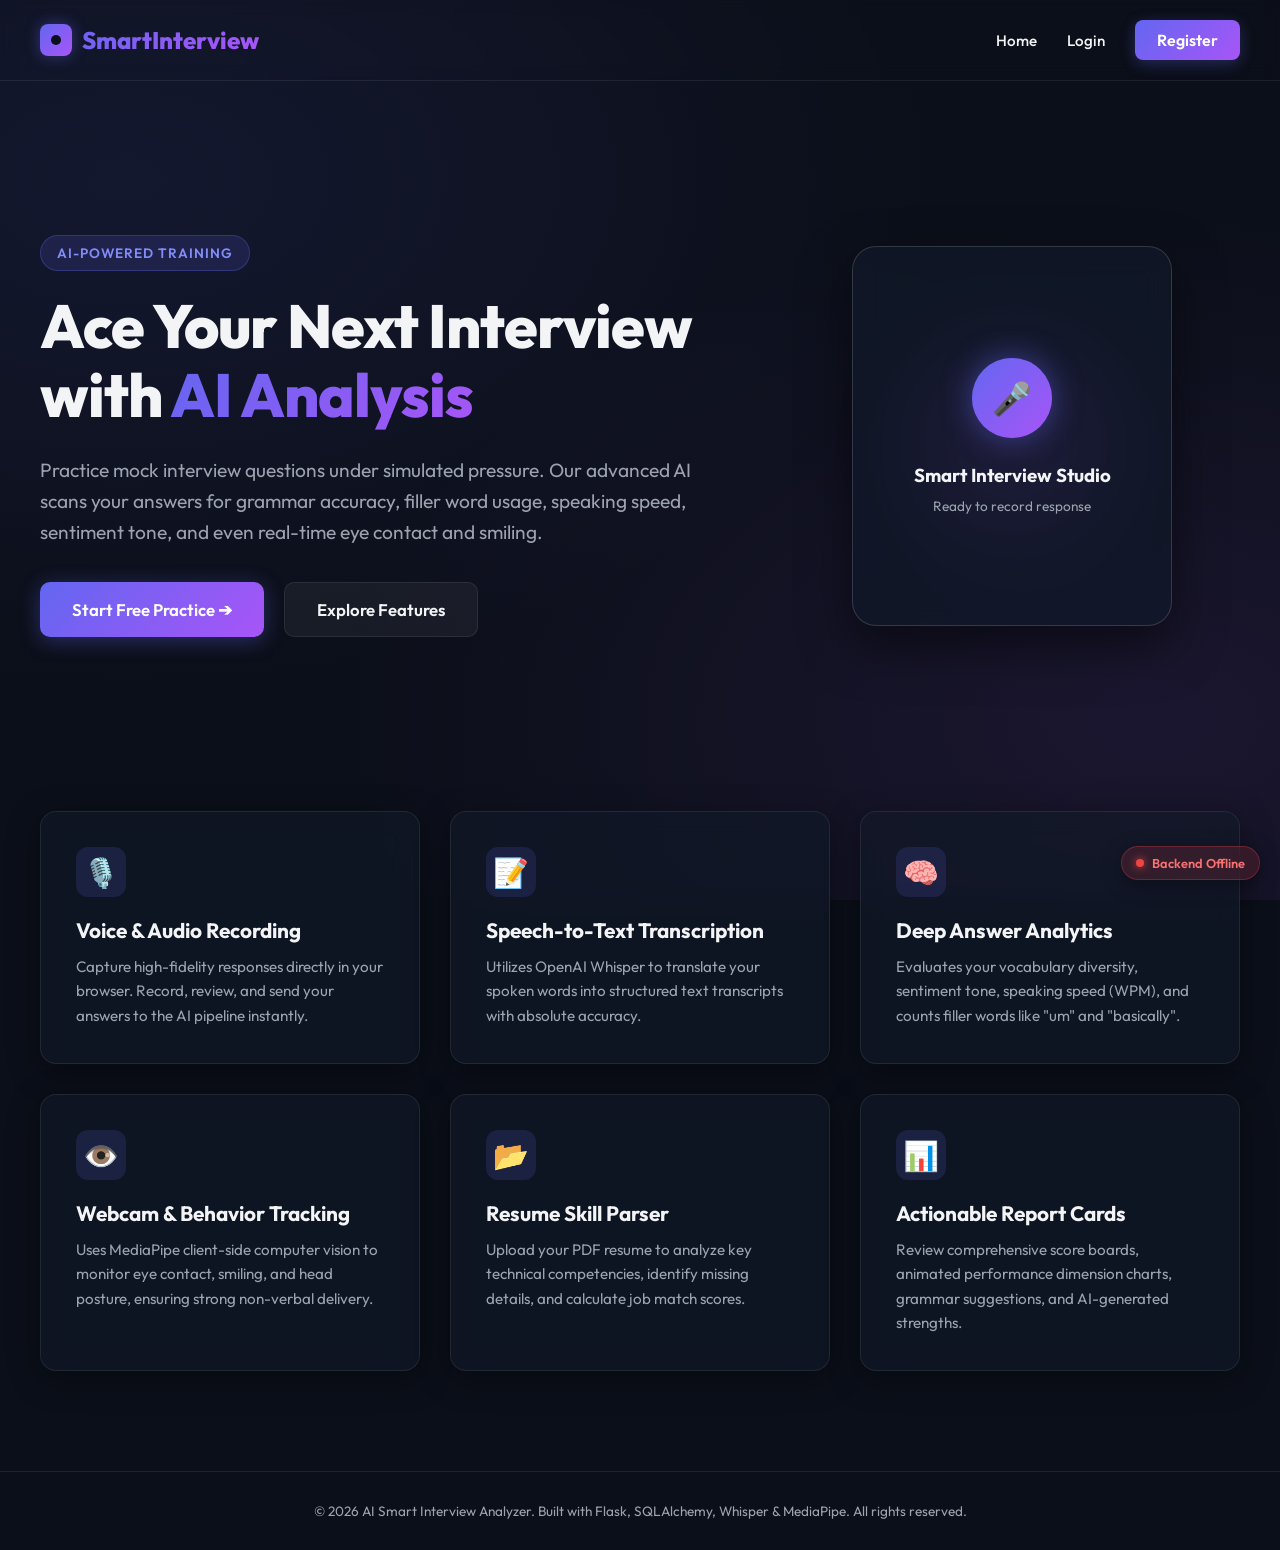
<file: frontend/index.html>
<!DOCTYPE html>
<html lang="en">

<head>
    <meta charset="UTF-8">
    <meta name="viewport" content="width=device-width, initial-scale=1.0">
    <title>AI Smart Interview Analyzer</title>
    <meta name="description"
        content="Evaluate your mock interviews using cutting-edge AI. Get metrics on grammar, sentiment, speaking speed, filler words, and eye contact.">
    <link rel="stylesheet" href="css/style.css">
</head>

<body>

    <!-- Transparent Glass Header -->
    <header>
        <div class="logo">
            <div class="logo-icon"></div>
            <span>SmartInterview</span>
        </div>
        <nav id="main-nav">
            <!-- Nav buttons dynamically injected by auth.js -->
        </nav>
    </header>

    <!-- Main Container -->
    <main>
        <!-- Hero Section -->
        <section class="hero-section">
            <div class="hero-text">
                <div class="hero-badge">AI-Powered Training</div>
                <h1>Ace Your Next Interview with <span>AI Analysis</span></h1>
                <p>Practice mock interview questions under simulated pressure. Our advanced AI scans your answers for
                    grammar accuracy, filler word usage, speaking speed, sentiment tone, and even real-time eye contact
                    and smiling.</p>
                <div class="hero-actions">
                    <a href="register.html" class="btn-primary">Start Free Practice ➔</a>
                    <a href="#features" class="btn-secondary">Explore Features</a>
                </div>
            </div>
            <div class="hero-visual">
                <div class="hero-visual-glow"></div>
                <div class="hero-visual-card">
                    <div class="visual-pulse-button">🎤</div>
                    <h3>Smart Interview Studio</h3>
                    <p style="color: var(--text-secondary); margin-top: 10px; font-size: 0.85rem;">Ready to record
                        response</p>
                </div>
            </div>
        </section>

        <!-- Features Grid -->
        <section id="features" class="features-grid">
            <div class="glass-container feature-card">
                <div class="feature-icon">🎙️</div>
                <h3>Voice & Audio Recording</h3>
                <p>Capture high-fidelity responses directly in your browser. Record, review, and send your answers to
                    the AI pipeline instantly.</p>
            </div>
            <div class="glass-container feature-card">
                <div class="feature-icon">📝</div>
                <h3>Speech-to-Text Transcription</h3>
                <p>Utilizes OpenAI Whisper to translate your spoken words into structured text transcripts with absolute
                    accuracy.</p>
            </div>
            <div class="glass-container feature-card">
                <div class="feature-icon">🧠</div>
                <h3>Deep Answer Analytics</h3>
                <p>Evaluates your vocabulary diversity, sentiment tone, speaking speed (WPM), and counts filler words
                    like "um" and "basically".</p>
            </div>
            <div class="glass-container feature-card">
                <div class="feature-icon">👁️</div>
                <h3>Webcam & Behavior Tracking</h3>
                <p>Uses MediaPipe client-side computer vision to monitor eye contact, smiling, and head posture,
                    ensuring strong non-verbal delivery.</p>
            </div>
            <div class="glass-container feature-card">
                <div class="feature-icon">📂</div>
                <h3>Resume Skill Parser</h3>
                <p>Upload your PDF resume to analyze key technical competencies, identify missing details, and calculate
                    job match scores.</p>
            </div>
            <div class="glass-container feature-card">
                <div class="feature-icon">📊</div>
                <h3>Actionable Report Cards</h3>
                <p>Review comprehensive score boards, animated performance dimension charts, grammar suggestions, and
                    AI-generated strengths.</p>
            </div>
        </section>
    </main>

    <!-- Footer -->
    <footer>
        <p>&copy; 2026 AI Smart Interview Analyzer. Built with Flask, SQLAlchemy, Whisper & MediaPipe. All rights
            reserved.</p>
    </footer>

    <!-- Scripts -->
    <script src="js/auth.js"></script>
</body>

</html>
</file>
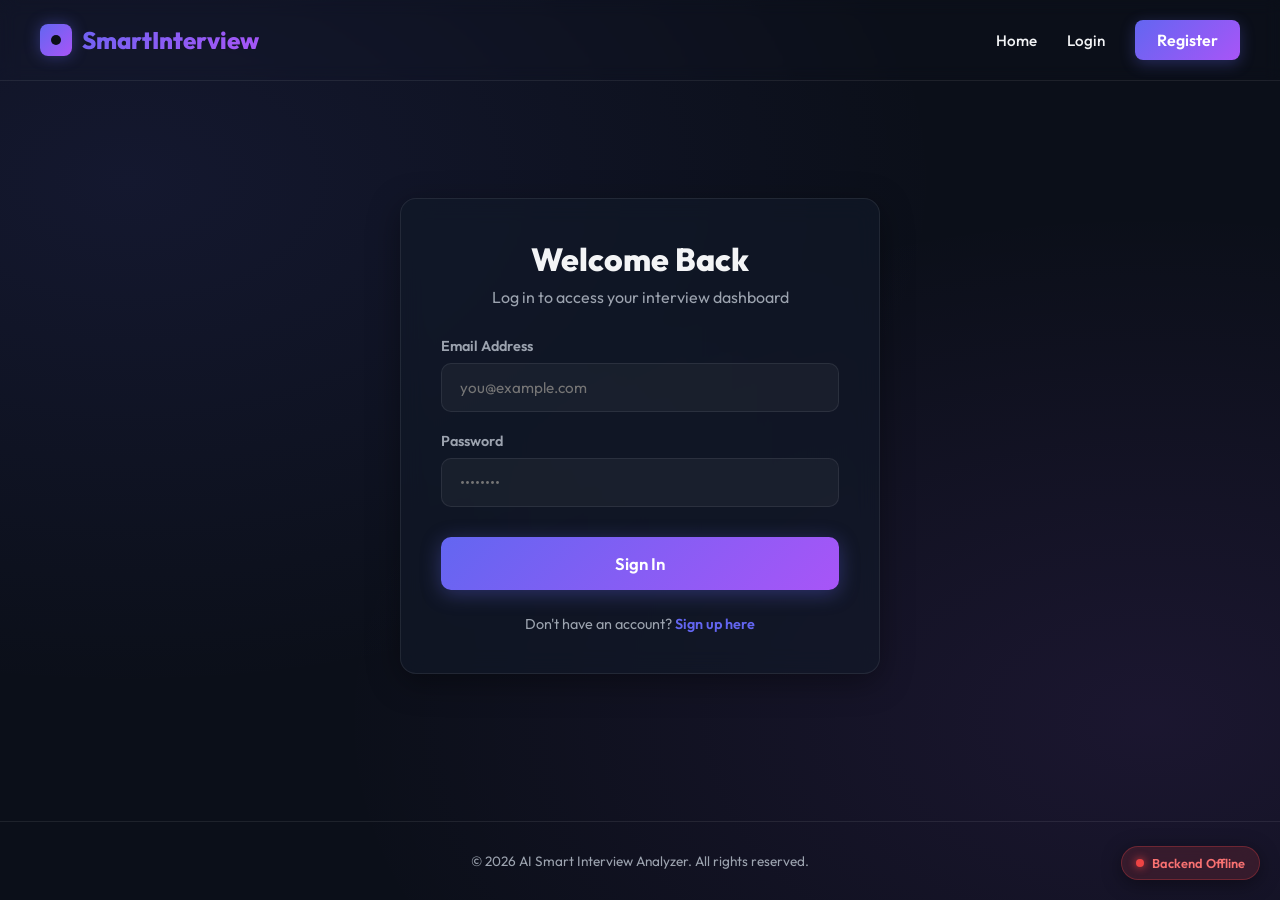
<file: frontend/dashboard.html>
<!DOCTYPE html>
<html lang="en">
<head>
    <meta charset="UTF-8">
    <meta name="viewport" content="width=device-width, initial-scale=1.0">
    <title>Dashboard - Smart Interview Analyzer</title>
    <link rel="stylesheet" href="css/style.css">
</head>
<body>

    <header>
        <div class="logo" onclick="window.location.href='index.html'" style="cursor: pointer;">
            <div class="logo-icon"></div>
            <span>SmartInterview</span>
        </div>
        <nav id="main-nav">
            <!-- Dynamically populated by auth.js -->
        </nav>
    </header>

    <main>
        <div class="dashboard-grid">
            
            <!-- Left Side: Welcome, Stats & History -->
            <div class="dashboard-main">
                
                <!-- Welcome Banner -->
                <div class="glass-container welcome-widget">
                    <div class="welcome-info">
                        <h2 id="welcome-title">Welcome, Candidate!</h2>
                        <p>Evaluate your performance and identify areas of improvement.</p>
                    </div>
                </div>

                <!-- Stats Counters -->
                <div class="stats-grid">
                    <div class="glass-container stat-widget">
                        <div class="stat-num" id="stat-interviews">0</div>
                        <div class="stat-label">Total Interviews</div>
                    </div>
                    <div class="glass-container stat-widget">
                        <div class="stat-num" id="stat-avg-score">0%</div>
                        <div class="stat-label">Average Score</div>
                    </div>
                    <div class="glass-container stat-widget">
                        <div class="stat-num" id="stat-grammar" style="font-size: 2.1rem; padding: 5px 0;">0/20</div>
                        <div class="stat-label">Grammar Avg</div>
                    </div>
                </div>

                <!-- Start Interview Configuration -->
                <div class="glass-container list-panel">
                    <div class="panel-header">
                        <h3>Start a Practice Session</h3>
                    </div>
                    <div style="display: flex; gap: 20px; align-items: flex-end; flex-wrap: wrap;">
                        <div class="form-group" style="flex: 1; min-width: 200px; margin-bottom: 0;">
                            <label class="form-label" for="question-category">Category</label>
                            <select id="question-category" class="form-input" style="background-color: #0f1322;">
                                <option value="">All Categories (Mixed)</option>
                                <option value="Behavioral">Behavioral Questions</option>
                                <option value="Technical">Technical Questions</option>
                                <option value="General">General / HR Questions</option>
                                <option value="Situational">Situational Scenarios</option>
                                <option value="Problem-Solving">Problem Solving</option>
                                <option value="System-Design">System Architecture & Design</option>
                                <option value="Leadership">Leadership & Management</option>
                            </select>
                        </div>
                        <div class="form-group" style="flex: 0.5; min-width: 120px; margin-bottom: 0;">
                            <label class="form-label" for="question-limit">Questions</label>
                            <select id="question-limit" class="form-input" style="background-color: #0f1322;">
                                <option value="2">2 Questions</option>
                                <option value="3">3 Questions</option>
                                <option value="5">5 Questions</option>
                                <option value="10" selected>10 Questions</option>
                            </select>
                        </div>
                        <button id="btn-start-interview" class="btn-primary" style="padding: 14px 28px;">Start Interview</button>
                    </div>
                </div>

                <!-- History Table -->
                <div class="glass-container list-panel">
                    <div class="panel-header">
                        <h3>Interview History</h3>
                    </div>
                    <div class="history-table-wrapper">
                        <table class="history-table">
                            <thead>
                                <tr>
                                    <th>Date</th>
                                    <th>Overall Score</th>
                                    <th>Confidence</th>
                                    <th>Technical</th>
                                    <th>Action</th>
                                </tr>
                            </thead>
                            <tbody id="history-table-body">
                                <tr>
                                    <td colspan="5" class="no-data-msg">Loading history...</td>
                                </tr>
                            </tbody>
                        </table>
                    </div>
                </div>

            </div>

            <!-- Right Side: Resume Analyzer & Shortcuts -->
            <div class="dashboard-side">
                
                <!-- Resume Analyzer Widget -->
                <div class="glass-container resume-widget">
                    <div class="panel-header">
                        <h3>Resume Skill Check</h3>
                    </div>
                    <p style="color: var(--text-secondary); font-size: 0.85rem; line-height: 1.5; margin-bottom: 20px;">
                        Upload your PDF resume to scan for skills matching standard software engineer roles.
                    </p>
                    
                    <div class="upload-drag-zone" id="resume-drop-zone">
                        <div class="upload-icon">📂</div>
                        <h4>Drag & drop PDF here</h4>
                        <p>or click to browse from files</p>
                        <input type="file" id="resume-file-input" accept=".pdf" style="display: none;">
                    </div>
                    
                    <div id="resume-upload-status" class="hidden text-center" style="font-size: 0.9rem;">
                        <div class="spinner"></div>
                        <p>Extracting details...</p>
                    </div>

                    <!-- Resume Scan Result Section -->
                    <div id="resume-results-box" class="resume-results-box hidden">
                        <div class="resume-result-header">
                            <span style="font-weight: 700; font-size: 0.95rem;">Match Rating</span>
                            <span class="resume-match-percent" id="resume-score">0%</span>
                        </div>
                        
                        <div class="form-group" style="margin-bottom: 12px;">
                            <label class="form-label" style="font-size: 0.75rem;">Experience Detected</label>
                            <span id="resume-experience" style="font-size: 0.85rem; font-weight: 600; color: #818cf8;">--</span>
                        </div>
                        
                        <div class="form-group" style="margin-bottom: 12px;">
                            <label class="form-label" style="font-size: 0.75rem;">Skills Found</label>
                            <div class="skill-tag-group" id="resume-matched-skills">
                                <!-- Tags dynamically generated -->
                            </div>
                        </div>

                        <div class="form-group" style="margin-bottom: 0;">
                            <label class="form-label" style="font-size: 0.75rem;">Missing Key Skills</label>
                            <div class="skill-tag-group" id="resume-missing-skills">
                                <!-- Tags dynamically generated -->
                            </div>
                        </div>
                    </div>
                </div>

            </div>
        </div>
    </main>

    <footer>
        <p>&copy; 2026 AI Smart Interview Analyzer. All rights reserved.</p>
    </footer>

    <!-- Scripts -->
    <script src="js/auth.js"></script>
    <script src="js/dashboard.js"></script>
</body>
</html>
</file>
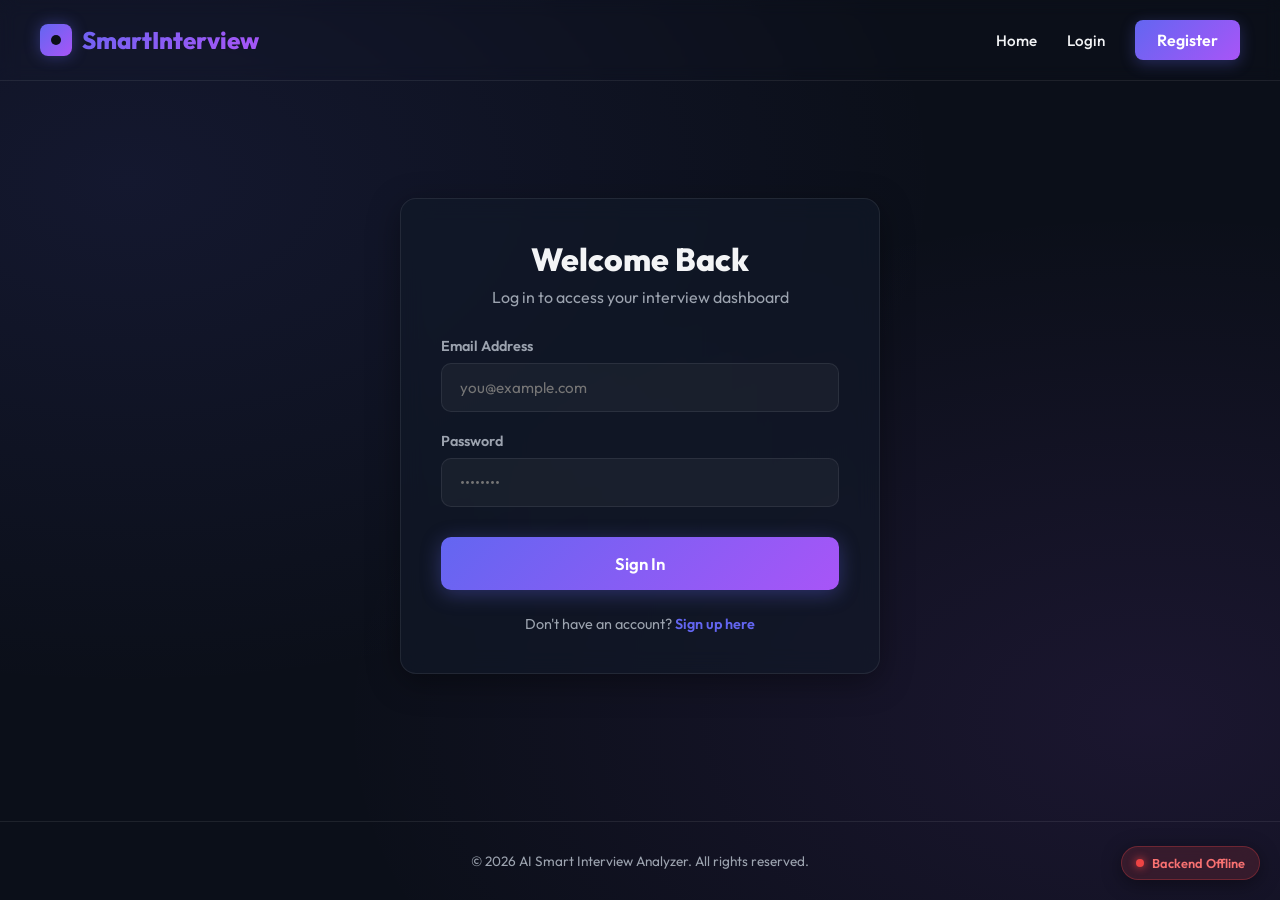
<file: frontend/login.html>
<!DOCTYPE html>
<html lang="en">
<head>
    <meta charset="UTF-8">
    <meta name="viewport" content="width=device-width, initial-scale=1.0">
    <title>Login - Smart Interview Analyzer</title>
    <link rel="stylesheet" href="css/style.css">
</head>
<body>

    <header>
        <div class="logo" onclick="window.location.href='index.html'" style="cursor: pointer;">
            <div class="logo-icon"></div>
            <span>SmartInterview</span>
        </div>
        <nav id="main-nav">
            <a href="index.html" class="nav-link">Home</a>
            <a href="login.html" class="nav-link active">Login</a>
            <a href="register.html" class="btn-nav">Register</a>
        </nav>
    </header>

    <main>
        <div class="auth-wrapper">
            <div class="glass-container auth-card">
                <div class="auth-header">
                    <h2>Welcome Back</h2>
                    <p>Log in to access your interview dashboard</p>
                </div>
                
                <form id="login-form">
                    <div class="form-group">
                        <label for="email" class="form-label">Email Address</label>
                        <input type="email" id="email" class="form-input" placeholder="you@example.com" required>
                    </div>
                    
                    <div class="form-group">
                        <label for="password" class="form-label">Password</label>
                        <input type="password" id="password" class="form-input" placeholder="••••••••" required>
                    </div>
                    
                    <button type="submit" class="btn-primary" style="width: 100%; justify-content: center; margin-top: 10px;">Sign In</button>
                </form>
                
                <div class="auth-footer">
                    <p>Don't have an account? <a href="register.html">Sign up here</a></p>
                </div>
            </div>
        </div>
    </main>

    <footer>
        <p>&copy; 2026 AI Smart Interview Analyzer. All rights reserved.</p>
    </footer>

    <script src="js/auth.js"></script>
</body>
</html>
</file>
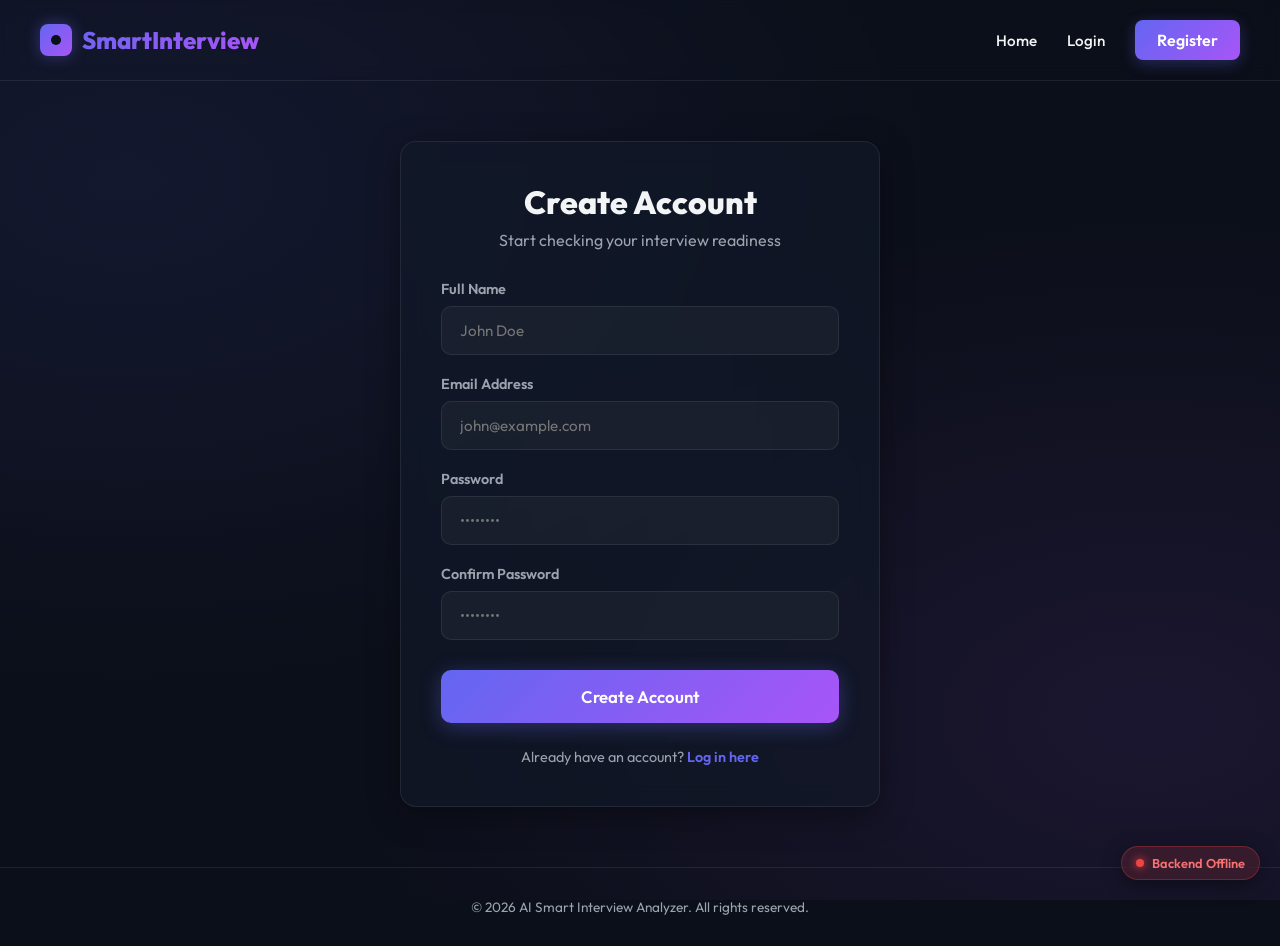
<file: frontend/register.html>
<!DOCTYPE html>
<html lang="en">
<head>
    <meta charset="UTF-8">
    <meta name="viewport" content="width=device-width, initial-scale=1.0">
    <title>Register - Smart Interview Analyzer</title>
    <link rel="stylesheet" href="css/style.css">
</head>
<body>

    <header>
        <div class="logo" onclick="window.location.href='index.html'" style="cursor: pointer;">
            <div class="logo-icon"></div>
            <span>SmartInterview</span>
        </div>
        <nav id="main-nav">
            <a href="index.html" class="nav-link">Home</a>
            <a href="login.html" class="nav-link">Login</a>
            <a href="register.html" class="btn-nav">Register</a>
        </nav>
    </header>

    <main>
        <div class="auth-wrapper">
            <div class="glass-container auth-card">
                <div class="auth-header">
                    <h2>Create Account</h2>
                    <p>Start checking your interview readiness</p>
                </div>
                
                <form id="register-form">
                    <div class="form-group">
                        <label for="name" class="form-label">Full Name</label>
                        <input type="text" id="name" class="form-input" placeholder="John Doe" required>
                    </div>

                    <div class="form-group">
                        <label for="email" class="form-label">Email Address</label>
                        <input type="email" id="email" class="form-input" placeholder="john@example.com" required>
                    </div>
                    
                    <div class="form-group">
                        <label for="password" class="form-label">Password</label>
                        <input type="password" id="password" class="form-input" placeholder="••••••••" required>
                    </div>

                    <div class="form-group">
                        <label for="confirm-password" class="form-label">Confirm Password</label>
                        <input type="password" id="confirm-password" class="form-input" placeholder="••••••••" required>
                    </div>
                    
                    <button type="submit" class="btn-primary" style="width: 100%; justify-content: center; margin-top: 10px;">Create Account</button>
                </form>
                
                <div class="auth-footer">
                    <p>Already have an account? <a href="login.html">Log in here</a></p>
                </div>
            </div>
        </div>
    </main>

    <footer>
        <p>&copy; 2026 AI Smart Interview Analyzer. All rights reserved.</p>
    </footer>

    <script src="js/auth.js"></script>
</body>
</html>
</file>
<file: frontend/css/style.css>
@import url('https://fonts.googleapis.com/css2?family=Outfit:wght@300;400;500;600;700;800&display=swap');

:root {
    --bg-dark: #0b0f19;
    --card-bg: rgba(17, 25, 40, 0.65);
    --border-color: rgba(255, 255, 255, 0.08);
    --text-primary: #f3f4f6;
    --text-secondary: #9ca3af;
    --primary-gradient: linear-gradient(135deg, #6366f1, #a855f7);
    --accent-glow: rgba(99, 102, 241, 0.2);
    --primary-color: #6366f1;
    --secondary-color: #a855f7;
    --success-color: #10b981;
    --warning-color: #f59e0b;
    --danger-color: #ef4444;
}

* {
    margin: 0;
    padding: 0;
    box-sizing: border-box;
    font-family: 'Outfit', sans-serif;
    scrollbar-width: thin;
    scrollbar-color: rgba(255, 255, 255, 0.2) transparent;
}

body {
    background-color: var(--bg-dark);
    background-image: 
        radial-gradient(at 10% 20%, rgba(99, 102, 241, 0.1) 0px, transparent 50%),
        radial-gradient(at 90% 80%, rgba(168, 85, 247, 0.1) 0px, transparent 50%);
    background-attachment: fixed;
    color: var(--text-primary);
    min-height: 100vh;
    display: flex;
    flex-direction: column;
    overflow-x: hidden;
}

a {
    color: inherit;
    text-decoration: none;
}

/* Glassmorphism base helper */
.glass-container {
    background: var(--card-bg);
    border: 1px solid var(--border-color);
    backdrop-filter: blur(12px);
    border-radius: 16px;
    box-shadow: 0 8px 32px 0 rgba(0, 0, 0, 0.37);
}

/* Header & Navigation */
header {
    width: 100%;
    padding: 20px 40px;
    display: flex;
    justify-content: space-between;
    align-items: center;
    border-bottom: 1px solid var(--border-color);
    backdrop-filter: blur(8px);
    position: sticky;
    top: 0;
    z-index: 100;
}

.logo {
    font-size: 1.5rem;
    font-weight: 800;
    background: var(--primary-gradient);
    -webkit-background-clip: text;
    -webkit-text-fill-color: transparent;
    display: flex;
    align-items: center;
    gap: 10px;
}

.logo-icon {
    width: 32px;
    height: 32px;
    background: var(--primary-gradient);
    border-radius: 8px;
    display: inline-block;
    position: relative;
    box-shadow: 0 0 15px rgba(99, 102, 241, 0.4);
}

.logo-icon::after {
    content: '';
    position: absolute;
    top: 50%;
    left: 50%;
    transform: translate(-50%, -50%);
    width: 10px;
    height: 10px;
    background-color: var(--bg-dark);
    border-radius: 50%;
}

nav {
    display: flex;
    gap: 30px;
    align-items: center;
}

.nav-link {
    font-weight: 500;
    transition: color 0.3s;
    font-size: 0.95rem;
    display: flex;
    align-items: center;
    gap: 8px;
}

.nav-link:hover, .nav-link.active {
    color: var(--primary-color);
    text-shadow: 0 0 10px rgba(99, 102, 241, 0.3);
}

.btn-nav {
    background: var(--primary-gradient);
    border: none;
    padding: 10px 22px;
    border-radius: 8px;
    color: #fff;
    font-weight: 600;
    cursor: pointer;
    box-shadow: 0 4px 15px rgba(99, 102, 241, 0.3);
    transition: transform 0.2s, box-shadow 0.2s;
}

.btn-nav:hover {
    transform: translateY(-2px);
    box-shadow: 0 6px 20px rgba(99, 102, 241, 0.5);
}

.btn-nav-outline {
    background: transparent;
    border: 1px solid var(--primary-color);
    padding: 9px 21px;
    border-radius: 8px;
    color: var(--text-primary);
    font-weight: 600;
    cursor: pointer;
    transition: background 0.3s, color 0.3s;
}

.btn-nav-outline:hover {
    background: var(--primary-color);
    color: #fff;
}

/* General Layout Main wrapper */
main {
    flex: 1;
    padding: 40px;
    max-width: 1400px;
    width: 100%;
    margin: 0 auto;
}

/* Home / Landing Page */
.hero-section {
    display: flex;
    justify-content: space-between;
    align-items: center;
    gap: 60px;
    padding: 40px 0;
    min-height: 70vh;
}

.hero-text {
    flex: 1.2;
}

.hero-badge {
    background: rgba(99, 102, 241, 0.15);
    border: 1px solid rgba(99, 102, 241, 0.3);
    padding: 8px 16px;
    border-radius: 50px;
    color: #818cf8;
    font-size: 0.85rem;
    font-weight: 600;
    text-transform: uppercase;
    letter-spacing: 1px;
    display: inline-block;
    margin-bottom: 20px;
}

.hero-text h1 {
    font-size: 3.8rem;
    line-height: 1.15;
    font-weight: 800;
    margin-bottom: 25px;
    letter-spacing: -1px;
}

.hero-text h1 span {
    background: var(--primary-gradient);
    -webkit-background-clip: text;
    -webkit-text-fill-color: transparent;
}

.hero-text p {
    font-size: 1.2rem;
    color: var(--text-secondary);
    line-height: 1.6;
    margin-bottom: 35px;
}

.hero-actions {
    display: flex;
    gap: 20px;
}

.btn-primary {
    background: var(--primary-gradient);
    border: none;
    color: white;
    padding: 16px 32px;
    border-radius: 10px;
    font-size: 1.05rem;
    font-weight: 600;
    cursor: pointer;
    box-shadow: 0 4px 20px rgba(99, 102, 241, 0.35);
    transition: all 0.3s;
    display: inline-flex;
    align-items: center;
    gap: 10px;
}

.btn-primary:hover {
    transform: translateY(-3px);
    box-shadow: 0 8px 25px rgba(99, 102, 241, 0.55);
}

.btn-secondary {
    background: rgba(255, 255, 255, 0.05);
    border: 1px solid var(--border-color);
    color: var(--text-primary);
    padding: 16px 32px;
    border-radius: 10px;
    font-size: 1.05rem;
    font-weight: 600;
    cursor: pointer;
    transition: all 0.3s;
    display: inline-flex;
    align-items: center;
    gap: 10px;
}

.btn-secondary:hover {
    background: rgba(255, 255, 255, 0.1);
    border-color: rgba(255, 255, 255, 0.2);
    transform: translateY(-3px);
}

.hero-visual {
    flex: 0.8;
    position: relative;
    display: flex;
    justify-content: center;
    align-items: center;
}

.hero-visual-card {
    width: 320px;
    height: 380px;
    border-radius: 24px;
    position: relative;
    z-index: 2;
    overflow: hidden;
    display: flex;
    flex-direction: column;
    justify-content: center;
    align-items: center;
    border: 1px solid rgba(255, 255, 255, 0.15);
    background: rgba(17, 25, 40, 0.75);
    backdrop-filter: blur(15px);
    box-shadow: 0 20px 50px rgba(0, 0, 0, 0.5);
}

.hero-visual-glow {
    position: absolute;
    width: 300px;
    height: 300px;
    background: radial-gradient(circle, rgba(168, 85, 247, 0.4) 0%, transparent 70%);
    filter: blur(20px);
    z-index: 1;
    animation: pulseGlow 6s infinite alternate;
}

@keyframes pulseGlow {
    0% { transform: scale(0.9); opacity: 0.5; }
    100% { transform: scale(1.2); opacity: 0.9; }
}

.visual-pulse-button {
    width: 80px;
    height: 80px;
    border-radius: 50%;
    background: var(--primary-gradient);
    display: flex;
    align-items: center;
    justify-content: center;
    font-size: 2rem;
    box-shadow: 0 0 30px rgba(99, 102, 241, 0.5);
    position: relative;
    margin-bottom: 25px;
}

.visual-pulse-button::before, .visual-pulse-button::after {
    content: '';
    position: absolute;
    width: 100%;
    height: 100%;
    border-radius: 50%;
    background: var(--primary-color);
    opacity: 0.4;
    z-index: -1;
    animation: ripple 2s infinite ease-out;
}

.visual-pulse-button::after {
    animation-delay: 0.8s;
}

@keyframes ripple {
    0% { transform: scale(1); opacity: 0.4; }
    100% { transform: scale(1.8); opacity: 0; }
}

.features-grid {
    display: grid;
    grid-template-columns: repeat(auto-fit, minmax(300px, 1fr));
    gap: 30px;
    padding: 60px 0;
}

.feature-card {
    padding: 35px;
    transition: transform 0.3s, box-shadow 0.3s;
}

.feature-card:hover {
    transform: translateY(-5px);
    border-color: rgba(99, 102, 241, 0.3);
    box-shadow: 0 10px 30px rgba(99, 102, 241, 0.1);
}

.feature-icon {
    font-size: 1.8rem;
    width: 50px;
    height: 50px;
    border-radius: 12px;
    background: rgba(99, 102, 241, 0.15);
    color: #818cf8;
    display: flex;
    align-items: center;
    justify-content: center;
    margin-bottom: 20px;
}

.feature-card h3 {
    font-size: 1.3rem;
    margin-bottom: 12px;
    font-weight: 700;
}

.feature-card p {
    color: var(--text-secondary);
    font-size: 0.95rem;
    line-height: 1.6;
}

/* Authentication Forms (Login / Register) */
.auth-wrapper {
    display: flex;
    justify-content: center;
    align-items: center;
    min-height: 70vh;
    padding: 20px 0;
}

.auth-card {
    width: 100%;
    max-width: 480px;
    padding: 40px;
}

.auth-header {
    text-align: center;
    margin-bottom: 30px;
}

.auth-header h2 {
    font-size: 2rem;
    font-weight: 800;
    margin-bottom: 8px;
}

.auth-header p {
    color: var(--text-secondary);
}

.form-group {
    margin-bottom: 20px;
}

.form-label {
    display: block;
    font-size: 0.9rem;
    font-weight: 600;
    margin-bottom: 8px;
    color: var(--text-secondary);
}

.form-input {
    width: 100%;
    background: rgba(255, 255, 255, 0.04);
    border: 1px solid var(--border-color);
    padding: 14px 18px;
    border-radius: 10px;
    color: #fff;
    font-size: 0.95rem;
    transition: all 0.3s;
}

.form-input:focus {
    outline: none;
    border-color: var(--primary-color);
    box-shadow: 0 0 10px rgba(99, 102, 241, 0.2);
    background: rgba(255, 255, 255, 0.08);
}

.auth-footer {
    text-align: center;
    margin-top: 25px;
    color: var(--text-secondary);
    font-size: 0.9rem;
}

.auth-footer a {
    color: var(--primary-color);
    font-weight: 600;
}

.auth-footer a:hover {
    text-decoration: underline;
}

/* Dashboard Page */
.dashboard-grid {
    display: grid;
    grid-template-columns: 2fr 1fr;
    gap: 40px;
}

.dashboard-main, .dashboard-side {
    display: flex;
    flex-direction: column;
    gap: 30px;
}

.welcome-widget {
    padding: 35px;
    display: flex;
    justify-content: space-between;
    align-items: center;
    background: linear-gradient(135deg, rgba(99, 102, 241, 0.15) 0%, rgba(168, 85, 247, 0.15) 100%);
    border: 1px solid rgba(99, 102, 241, 0.2);
}

.welcome-info h2 {
    font-size: 2.2rem;
    font-weight: 800;
    margin-bottom: 8px;
}

.welcome-info p {
    color: var(--text-secondary);
    font-size: 1.05rem;
}

.stats-grid {
    display: grid;
    grid-template-columns: repeat(3, 1fr);
    gap: 20px;
}

.stat-widget {
    padding: 25px;
    text-align: center;
}

.stat-num {
    font-size: 2.5rem;
    font-weight: 800;
    margin-bottom: 5px;
    background: var(--primary-gradient);
    -webkit-background-clip: text;
    -webkit-text-fill-color: transparent;
}

.stat-label {
    color: var(--text-secondary);
    font-size: 0.85rem;
    font-weight: 600;
    text-transform: uppercase;
    letter-spacing: 0.5px;
}

.panel-header {
    display: flex;
    justify-content: space-between;
    align-items: center;
    margin-bottom: 20px;
}

.panel-header h3 {
    font-size: 1.35rem;
    font-weight: 700;
}

.list-panel {
    padding: 30px;
}

.history-table-wrapper {
    width: 100%;
    overflow-x: auto;
}

.history-table {
    width: 100%;
    border-collapse: collapse;
    text-align: left;
}

.history-table th {
    padding: 12px 16px;
    color: var(--text-secondary);
    font-weight: 600;
    font-size: 0.85rem;
    text-transform: uppercase;
    border-bottom: 1px solid var(--border-color);
}

.history-table td {
    padding: 16px;
    border-bottom: 1px solid var(--border-color);
    font-size: 0.95rem;
}

.history-table tr:last-child td {
    border-bottom: none;
}

.history-table tr:hover td {
    background: rgba(255, 255, 255, 0.02);
}

.score-badge {
    padding: 4px 10px;
    border-radius: 6px;
    font-weight: 700;
    font-size: 0.85rem;
    display: inline-block;
}

.score-high { background: rgba(16, 185, 129, 0.15); color: #34d399; }
.score-mid { background: rgba(245, 158, 11, 0.15); color: #fbbf24; }
.score-low { background: rgba(239, 68, 68, 0.15); color: #f87171; }

.btn-table-action {
    background: rgba(255, 255, 255, 0.05);
    border: 1px solid var(--border-color);
    padding: 6px 14px;
    border-radius: 6px;
    font-size: 0.85rem;
    font-weight: 600;
    cursor: pointer;
    transition: all 0.2s;
}

.btn-table-action:hover {
    background: var(--primary-color);
    border-color: var(--primary-color);
    color: #fff;
}

.no-data-msg {
    text-align: center;
    color: var(--text-secondary);
    padding: 40px 0;
    font-size: 0.95rem;
}

/* Resume upload card */
.resume-widget {
    padding: 30px;
}

.upload-drag-zone {
    border: 2px dashed rgba(255, 255, 255, 0.15);
    border-radius: 12px;
    padding: 30px 20px;
    text-align: center;
    cursor: pointer;
    transition: all 0.3s;
    margin-bottom: 15px;
}

.upload-drag-zone:hover {
    border-color: var(--primary-color);
    background: rgba(99, 102, 241, 0.03);
}

.upload-icon {
    font-size: 2.2rem;
    color: var(--primary-color);
    margin-bottom: 12px;
}

.upload-drag-zone h4 {
    font-weight: 600;
    margin-bottom: 6px;
    font-size: 0.95rem;
}

.upload-drag-zone p {
    font-size: 0.8rem;
    color: var(--text-secondary);
}

.resume-results-box {
    margin-top: 20px;
    padding-top: 20px;
    border-top: 1px solid var(--border-color);
}

.resume-result-header {
    display: flex;
    justify-content: space-between;
    align-items: center;
    margin-bottom: 15px;
}

.resume-match-percent {
    font-size: 1.8rem;
    font-weight: 800;
    color: var(--success-color);
}

.skill-tag-group {
    display: flex;
    flex-wrap: wrap;
    gap: 8px;
    margin-top: 10px;
}

.skill-tag {
    background: rgba(255, 255, 255, 0.05);
    border: 1px solid var(--border-color);
    padding: 4px 10px;
    border-radius: 50px;
    font-size: 0.75rem;
    font-weight: 600;
}

.skill-tag.missing {
    background: rgba(239, 68, 68, 0.08);
    border-color: rgba(239, 68, 68, 0.2);
    color: #f87171;
}

/* Interview Interface Page */
.interview-layout {
    display: grid;
    grid-template-columns: 1.2fr 1fr;
    gap: 40px;
    align-items: start;
}

.stage-card {
    padding: 40px;
    display: flex;
    flex-direction: column;
    min-height: 480px;
}

.question-indicator {
    font-weight: 700;
    color: var(--secondary-color);
    text-transform: uppercase;
    font-size: 0.85rem;
    letter-spacing: 1px;
    margin-bottom: 10px;
}

.question-box h2 {
    font-size: 1.8rem;
    line-height: 1.4;
    font-weight: 700;
    margin-bottom: 30px;
}

.recording-controls-wrapper {
    margin-top: auto;
    display: flex;
    flex-direction: column;
    align-items: center;
    gap: 20px;
    padding-top: 30px;
}

.mic-btn {
    width: 90px;
    height: 90px;
    border-radius: 50%;
    background: rgba(255, 255, 255, 0.04);
    border: 2px solid var(--border-color);
    color: var(--text-primary);
    font-size: 1.8rem;
    cursor: pointer;
    display: flex;
    align-items: center;
    justify-content: center;
    transition: all 0.3s;
    position: relative;
}

.mic-btn:hover {
    border-color: var(--primary-color);
    color: var(--primary-color);
    box-shadow: 0 0 20px var(--accent-glow);
}

.mic-btn.recording {
    background: var(--danger-color);
    border-color: var(--danger-color);
    color: white;
    box-shadow: 0 0 25px rgba(239, 68, 68, 0.5);
    animation: recPulse 1.5s infinite alternate;
}

@keyframes recPulse {
    0% { transform: scale(1); }
    100% { transform: scale(1.08); }
}

.timer-display {
    font-size: 1.4rem;
    font-weight: 700;
    font-variant-numeric: tabular-nums;
}

.stage-footer {
    display: flex;
    justify-content: space-between;
    width: 100%;
    margin-top: 30px;
}

.webcam-panel {
    padding: 20px;
}

.webcam-viewport-wrapper {
    position: relative;
    width: 100%;
    aspect-ratio: 4/3;
    border-radius: 12px;
    overflow: hidden;
    background-color: #05070c;
    border: 1px solid var(--border-color);
}

.webcam-video {
    width: 100%;
    height: 100%;
    object-fit: cover;
    transform: scaleX(-1); /* Mirror view */
}

.webcam-metrics-overlay {
    position: absolute;
    bottom: 0;
    left: 0;
    width: 100%;
    padding: 15px;
    background: linear-gradient(to top, rgba(0,0,0,0.85) 0%, transparent 100%);
    display: flex;
    justify-content: space-around;
}

.metric-chip {
    background: rgba(17, 25, 40, 0.7);
    border: 1px solid var(--border-color);
    padding: 6px 12px;
    border-radius: 50px;
    font-size: 0.75rem;
    font-weight: 600;
    display: flex;
    align-items: center;
    gap: 6px;
}

.metric-chip.active {
    border-color: var(--success-color);
    color: #34d399;
}

.webcam-placeholder-graphic {
    position: absolute;
    top: 50%;
    left: 50%;
    transform: translate(-50%, -50%);
    display: flex;
    flex-direction: column;
    align-items: center;
    gap: 15px;
    color: var(--text-secondary);
}

.webcam-placeholder-graphic span {
    font-size: 2.5rem;
}

/* Results / Report Page */
.results-header-card {
    padding: 40px;
    display: flex;
    justify-content: space-between;
    align-items: center;
    margin-bottom: 40px;
}

.results-summary h1 {
    font-size: 2.2rem;
    font-weight: 800;
    margin-bottom: 8px;
}

.results-summary p {
    color: var(--text-secondary);
}

.overall-score-wheel {
    width: 130px;
    height: 130px;
    border-radius: 50%;
    background: conic-gradient(var(--primary-color) 0%, var(--secondary-color) 85%, rgba(255,255,255,0.05) 85% 100%);
    display: flex;
    align-items: center;
    justify-content: center;
    position: relative;
    box-shadow: 0 0 30px rgba(168, 85, 247, 0.25);
}

.overall-score-wheel::after {
    content: '';
    position: absolute;
    width: 106px;
    height: 106px;
    border-radius: 50%;
    background: #0f1322;
}

.overall-score-wheel-text {
    position: relative;
    z-index: 2;
    text-align: center;
}

.overall-score-wheel-text h2 {
    font-size: 2.2rem;
    font-weight: 800;
}

.overall-score-wheel-text span {
    font-size: 0.8rem;
    color: var(--text-secondary);
    font-weight: 600;
}

.results-grid {
    display: grid;
    grid-template-columns: 1fr 1fr;
    gap: 40px;
    margin-bottom: 40px;
}

.chart-panel, .feedback-panel {
    padding: 35px;
    min-height: 400px;
}

.feedback-section {
    margin-bottom: 25px;
}

.feedback-section h4 {
    font-size: 1.05rem;
    font-weight: 700;
    margin-bottom: 12px;
    display: flex;
    align-items: center;
    gap: 8px;
}

.feedback-list {
    list-style: none;
    display: flex;
    flex-direction: column;
    gap: 10px;
}

.feedback-list li {
    font-size: 0.95rem;
    line-height: 1.5;
    padding-left: 20px;
    position: relative;
    color: var(--text-secondary);
}

.feedback-list.strengths li::before {
    content: '✔';
    position: absolute;
    left: 0;
    color: var(--success-color);
}

.feedback-list.improvements li::before {
    content: '•';
    position: absolute;
    left: 4px;
    font-size: 1.2rem;
    line-height: 0.8;
    color: var(--danger-color);
}

/* Detailed Answers QA Section */
.qa-breakdown-section h3 {
    font-size: 1.5rem;
    font-weight: 800;
    margin-bottom: 25px;
}

.qa-card {
    padding: 30px;
    margin-bottom: 25px;
}

.qa-question-header {
    display: flex;
    justify-content: space-between;
    align-items: center;
    border-bottom: 1px solid var(--border-color);
    padding-bottom: 15px;
    margin-bottom: 20px;
}

.qa-question-header h4 {
    font-size: 1.15rem;
    font-weight: 700;
}

.qa-metrics-grid {
    display: grid;
    grid-template-columns: repeat(auto-fit, minmax(140px, 1fr));
    gap: 15px;
    margin-bottom: 20px;
}

.qa-metric-box {
    background: rgba(255, 255, 255, 0.02);
    border: 1px solid var(--border-color);
    padding: 12px;
    border-radius: 8px;
    text-align: center;
}

.qa-metric-val {
    font-size: 1.15rem;
    font-weight: 700;
    color: var(--primary-color);
}

.qa-metric-lbl {
    font-size: 0.75rem;
    color: var(--text-secondary);
    margin-top: 2px;
    text-transform: uppercase;
}

.qa-answer-block {
    margin-bottom: 20px;
}

.qa-lbl-heading {
    font-size: 0.85rem;
    font-weight: 700;
    color: var(--text-secondary);
    text-transform: uppercase;
    margin-bottom: 8px;
}

.qa-answer-text {
    background: rgba(0, 0, 0, 0.15);
    border: 1px solid var(--border-color);
    padding: 16px;
    border-radius: 10px;
    font-size: 0.95rem;
    line-height: 1.6;
    font-style: italic;
}

.qa-feedback-block {
    background: rgba(99, 102, 241, 0.04);
    border-left: 4px solid var(--primary-color);
    padding: 16px;
    border-radius: 0 10px 10px 0;
    font-size: 0.95rem;
    line-height: 1.5;
}

/* Corrections (Grammar Suggestion) */
.corrections-wrapper {
    margin-top: 15px;
    display: flex;
    flex-direction: column;
    gap: 10px;
}

.correction-item {
    background: rgba(239, 68, 68, 0.03);
    border: 1px solid rgba(239, 68, 68, 0.15);
    padding: 10px 14px;
    border-radius: 6px;
    font-size: 0.85rem;
}

.correction-mistake {
    color: #f87171;
    text-decoration: line-through;
    font-weight: 600;
}

.correction-arrow {
    margin: 0 8px;
    color: var(--text-secondary);
}

.correction-suggest {
    color: #34d399;
    font-weight: 600;
}

/* User profile panel */
.profile-card {
    max-width: 600px;
    margin: 0 auto;
    padding: 40px;
}

.profile-avatar-row {
    display: flex;
    align-items: center;
    gap: 25px;
    margin-bottom: 30px;
    border-bottom: 1px solid var(--border-color);
    padding-bottom: 25px;
}

.profile-avatar {
    width: 80px;
    height: 80px;
    border-radius: 50%;
    background: var(--primary-gradient);
    font-size: 2.2rem;
    font-weight: 800;
    display: flex;
    align-items: center;
    justify-content: center;
    color: white;
}

.profile-meta h3 {
    font-size: 1.6rem;
    font-weight: 700;
}

.profile-meta p {
    color: var(--text-secondary);
}

/* Toast Notifications */
.toast-container {
    position: fixed;
    bottom: 30px;
    right: 30px;
    z-index: 1000;
    display: flex;
    flex-direction: column;
    gap: 10px;
}

.toast {
    background: rgba(17, 25, 40, 0.9);
    border: 1px solid var(--border-color);
    backdrop-filter: blur(12px);
    padding: 14px 24px;
    border-radius: 8px;
    color: var(--text-primary);
    box-shadow: 0 10px 25px rgba(0, 0, 0, 0.4);
    display: flex;
    align-items: center;
    gap: 10px;
    font-size: 0.9rem;
    font-weight: 600;
    transform: translateY(50px);
    opacity: 0;
    animation: toastIn 0.3s forwards;
}

.toast.success { border-left: 4px solid var(--success-color); }
.toast.error { border-left: 4px solid var(--danger-color); }
.toast.info { border-left: 4px solid var(--primary-color); }

@keyframes toastIn {
    to { transform: translateY(0); opacity: 1; }
}

/* Footer Section */
footer {
    width: 100%;
    padding: 30px;
    text-align: center;
    border-top: 1px solid var(--border-color);
    color: var(--text-secondary);
    font-size: 0.85rem;
    margin-top: auto;
}

/* Spinner Loader */
.spinner {
    width: 40px;
    height: 40px;
    border: 4px solid rgba(255,255,255,0.05);
    border-top: 4px solid var(--primary-color);
    border-radius: 50%;
    animation: spin 1s linear infinite;
    margin: 20px auto;
}

@keyframes spin {
    0% { transform: rotate(0deg); }
    100% { transform: rotate(360deg); }
}

/* Utility layout styles */
.text-center { text-align: center; }
.hidden { display: none !important; }

/* Responsive adjustments */
@media (max-width: 992px) {
    .hero-section {
        flex-direction: column;
        text-align: center;
        padding: 40px 0;
    }
    .hero-actions {
        justify-content: center;
    }
    .dashboard-grid, .interview-layout, .results-grid {
        grid-template-columns: 1fr;
    }
    header {
        padding: 20px;
    }
    nav {
        gap: 15px;
    }
}

/* Live Backend Status Badge */
.backend-status-badge {
    position: fixed;
    bottom: 20px;
    right: 20px;
    z-index: 9999;
    display: flex;
    align-items: center;
    gap: 8px;
    padding: 8px 14px;
    border-radius: 20px;
    font-size: 0.8rem;
    font-weight: 600;
    backdrop-filter: blur(10px);
    box-shadow: 0 4px 20px rgba(0, 0, 0, 0.4);
    transition: all 0.3s ease;
    border: 1px solid rgba(255, 255, 255, 0.1);
}

.backend-status-badge.connected {
    background: rgba(16, 185, 129, 0.15);
    border-color: rgba(16, 185, 129, 0.3);
    color: #34d399;
}

.backend-status-badge.disconnected {
    background: rgba(239, 68, 68, 0.15);
    border-color: rgba(239, 68, 68, 0.3);
    color: #f87171;
}

.backend-status-badge .dot {
    width: 8px;
    height: 8px;
    border-radius: 50%;
    display: inline-block;
}

.backend-status-badge .dot.green {
    background-color: #10b981;
    box-shadow: 0 0 8px #10b981;
}

.backend-status-badge .dot.red {
    background-color: #ef4444;
    box-shadow: 0 0 8px #ef4444;
}
</file>
